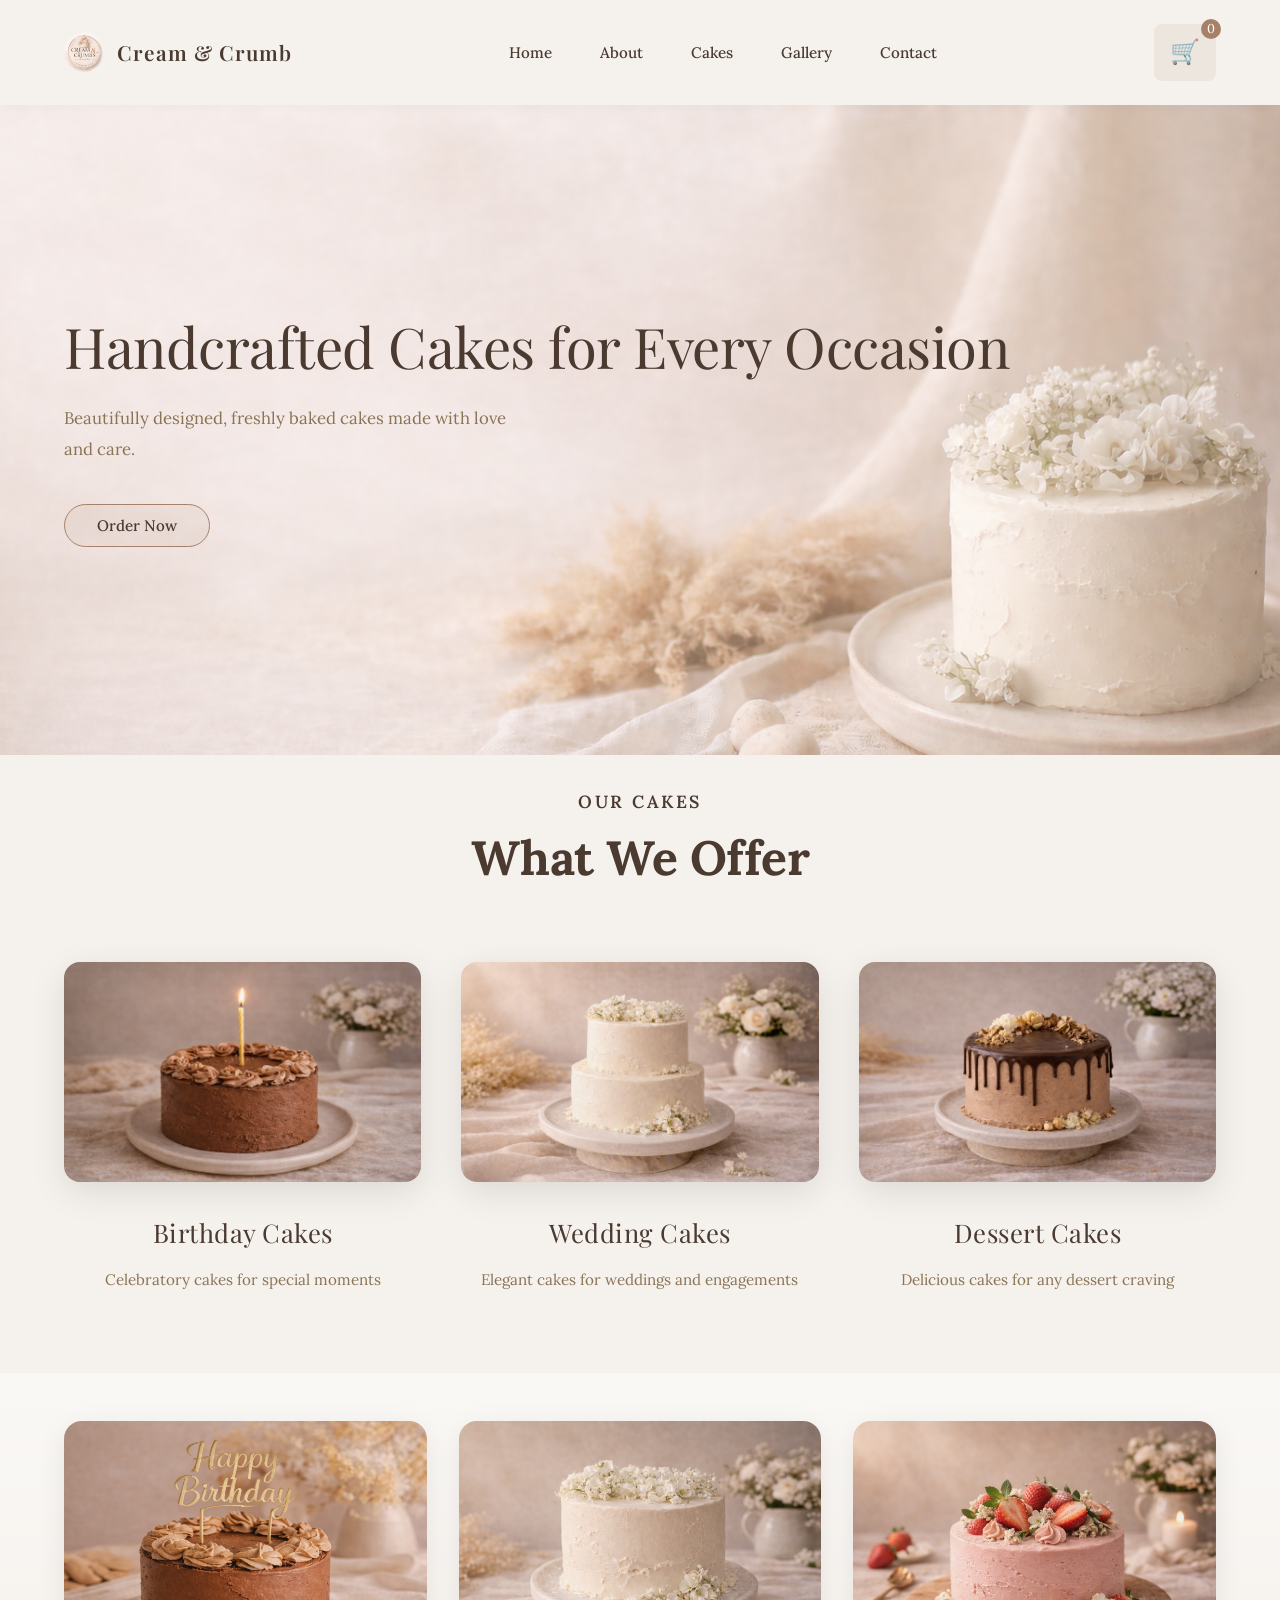
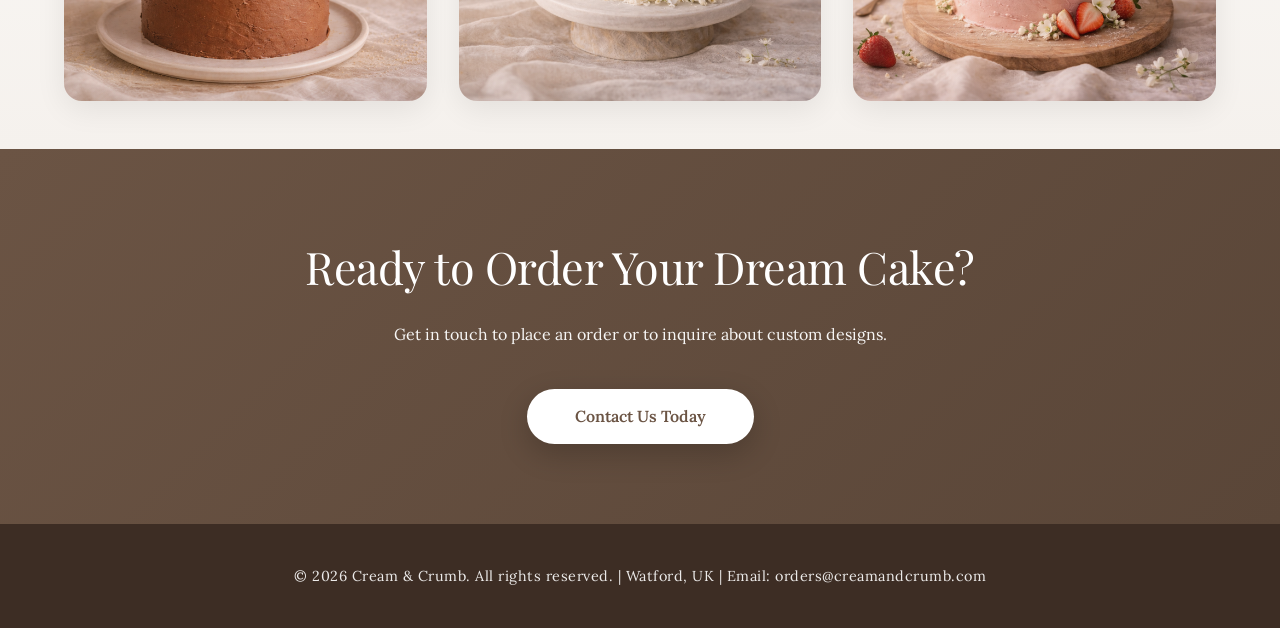
<file: index.html>
<!DOCTYPE html>
<html lang="en">
<head>
    <meta charset="UTF-8">
    <meta name="viewport" content="width=device-width, initial-scale=1.0">
    <meta name="google-site-verification" content="Wt_a8xVDLSLV4cUSHxJjsamjH52MtLSLDgCEspl3Pmw" />
    <title>Cream & Crumb - Handcrafted Cakes for Every Occasion</title>
    <link href="https://fonts.googleapis.com/css2?family=Playfair+Display:wght@400;500;700&family=Lora:wght@400;500&display=swap" rel="stylesheet">
    <link rel="icon" href="cake-logo.png" type="image/png">
    <link rel="stylesheet" href="style.css">
</head>
<body>
    <!-- NAVIGATION -->
    <nav>
        <div class="logo">
            <div class="logo-icon">
              <img src="cake-logo.png" alt="Logo">
        </div>
            <span>Cream & Crumb</span>
        </div>
        <ul class="nav-links">
            <li><a href="#home">Home</a></li>
            <li><a href="#about">About</a></li>
            <li><a href="#cakes">Cakes</a></li>
            <li><a href="#gallery">Gallery</a></li>
            <li><a href="#contact">Contact</a></li>
        </ul>
        <div class="cart-icon" onclick="toggleCart()">
            🛒 <span id="cart-count">0</span>
        </div>
    </nav>
    
      <!-- HERO SECTION WITH BACKGROUND -->
    <section class="hero" id="home">
        <div class="hero-content">
            <h1>Handcrafted Cakes for Every Occasion</h1>
            <p>Beautifully designed, freshly baked cakes made with love and care.</p>
            <button class="order-btn" onclick="document.getElementById('order-section').scrollIntoView()">Order Now</button>
        </div>
    </section>


    <!-- OFFERS SECTION -->
    <section class="offers-section" id="cakes">
    <div class="section-header">
        <div class="section-label">Our Cakes</div>
        <h2>What We Offer</h2>
    </div>
    
    <div class="offers-grid">
        <a href="birthday-cakes.html" style="text-decoration: none; color: inherit;">
           <div class="offer-card">
             <div class="offer-image">
              <img src="birthday-cake.png" alt="Birthday Cakes">
             </div>
             <h3>Birthday Cakes</h3>
             <p>Celebratory cakes for special moments</p>
           </div>
        </a>
        
        <a href="wedding-cakes.html" style="text-decoration: none; color: inherit;">
           <div class="offer-card">
             <div class="offer-image">
                <img src="wedding-cake.png" alt="Wedding Cakes">
               </div>
              <h3>Wedding Cakes</h3>
              <p>Elegant cakes for weddings and engagements</p>
             </div>
        </a>
        
        <a href="dessert-cakes.html" style="text-decoration: none; color: inherit;">
            <div class="offer-card">
             <div class="offer-image">
               <img src="dessert-cake.png" alt="Dessert Cakes">
             </div>
             <h3>Dessert Cakes</h3>
             <p>Delicious cakes for any dessert craving</p>
            </div>
         </a>
    </div>
</section>

    <!-- SHOWCASE SECTION -->
    <section class="showcase" id="gallery">
        <div class="showcase-card">
            <img src="cake1.png" alt="Birthday Cake">
        </div>
        <div class="showcase-card">
            <img src="cake2.png" alt="White Cake">
        </div>
        <div class="showcase-card">
            <img src="cake3.png" alt="Pink Cake">
        </div>
    </section>

    
    <!-- CTA SECTION -->
    <section class="cta-section" id="order-section">
        <h2>Ready to Order Your Dream Cake?</h2>
        <p>Get in touch to place an order or to inquire about custom designs.</p>
        <button class="cta-btn" onclick="alert('Contact form coming soon! Email: orders@cream&crumb.com')">Contact Us Today</button>
    </section>

<!-- FOOTER -->
    <footer id="contact">
        <p>&copy; 2026 Cream & Crumb. All rights reserved. | Watford, UK | Email: orders@creamandcrumb.com</p>
    </footer>

    <!-- SHOPPING CART MODAL -->
    <div id="cart-modal" class="cart-modal">
        <div class="cart-modal-content">
            <div class="cart-modal-header">
                <h2>Shopping Cart</h2>
                <button onclick="toggleCart()" class="close-btn">&times;</button>
            </div>
            <div id="cart-items" class="cart-items">
                <p style="text-align: center; color: #999;">Your cart is empty</p>
            </div>
            <div class="cart-modal-footer">
                <div class="cart-total">
                    <strong>Total: £<span id="cart-total">0.00</span></strong>
                </div>
                <button onclick="checkoutWhatsApp()" class="checkout-btn">Checkout via WhatsApp</button>
            </div>
        </div>
    </div>

<!-- NOTIFICATION POP-UP -->
    <div id="notification" class="notification">
        <span id="notification-text">✅ Added to Cart!</span>
    </div>

    <script src="script.js"></script>
    
</body>
</html>
</file>
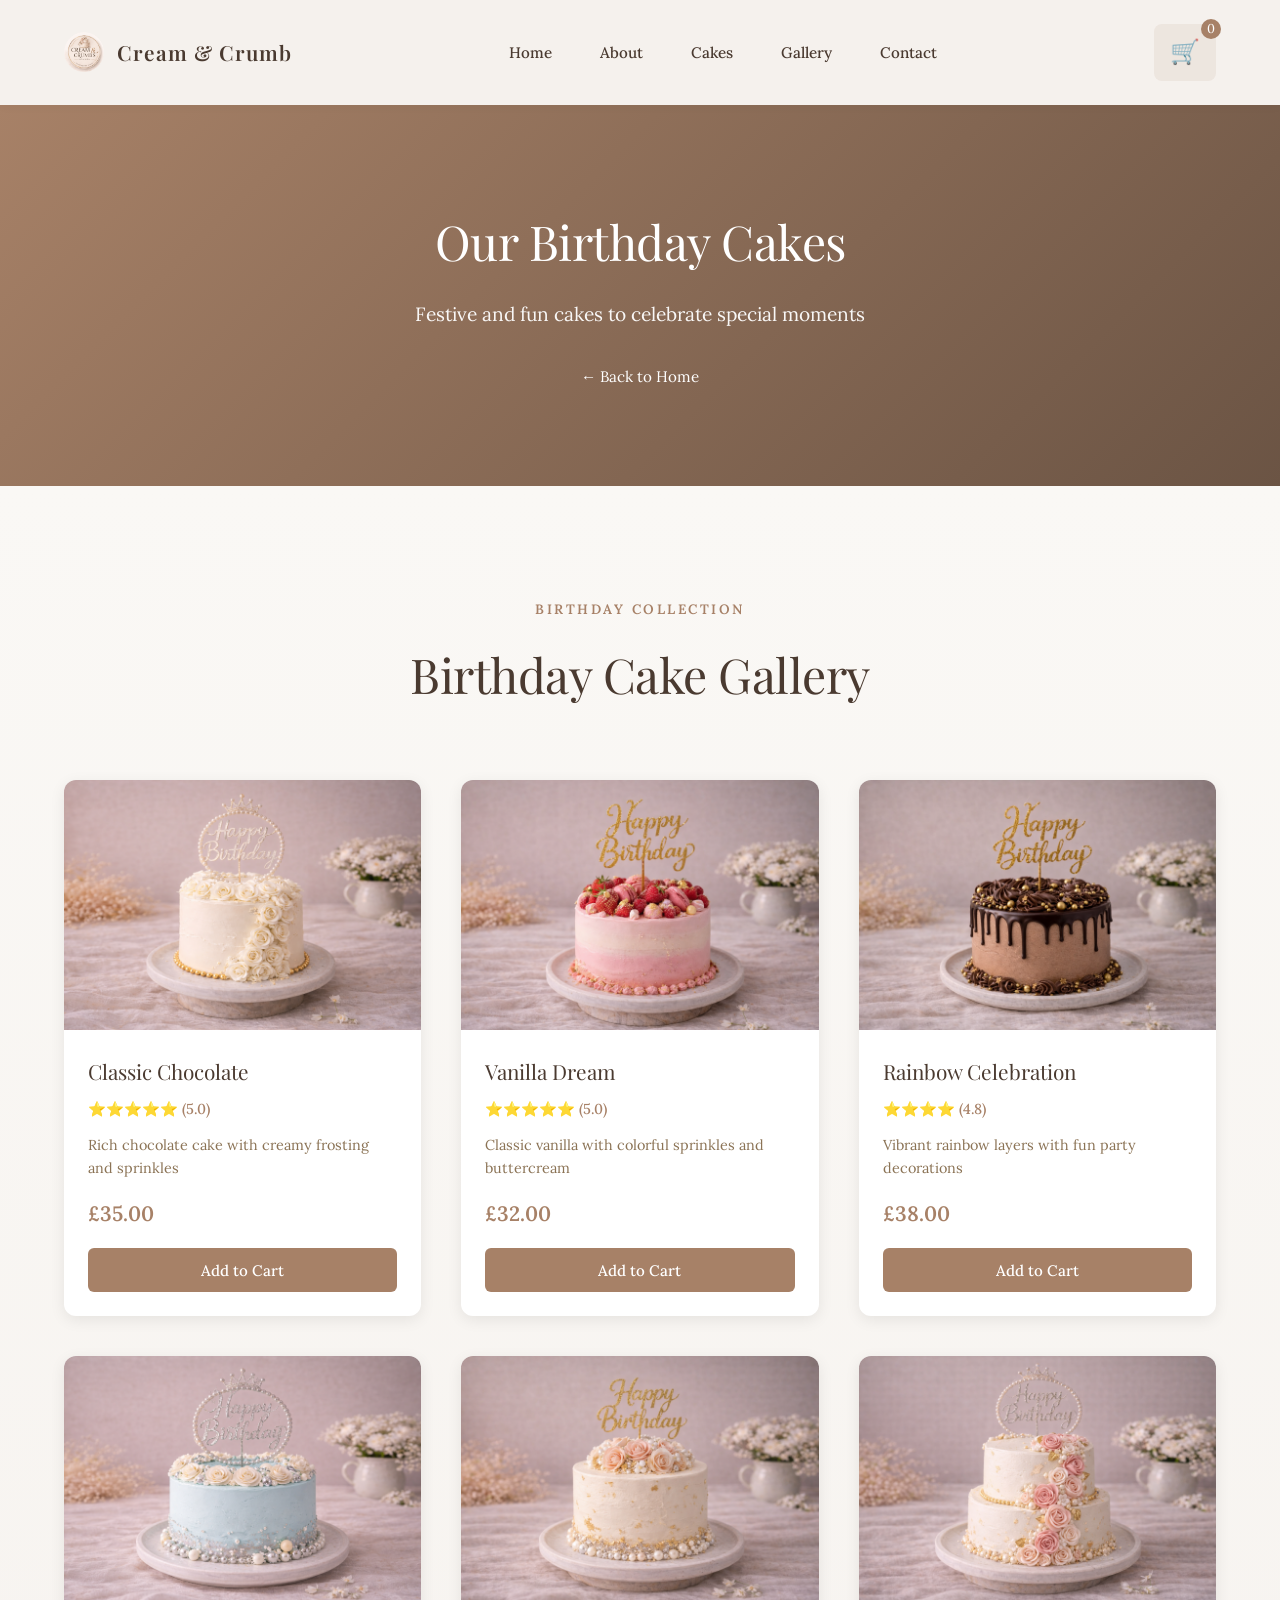
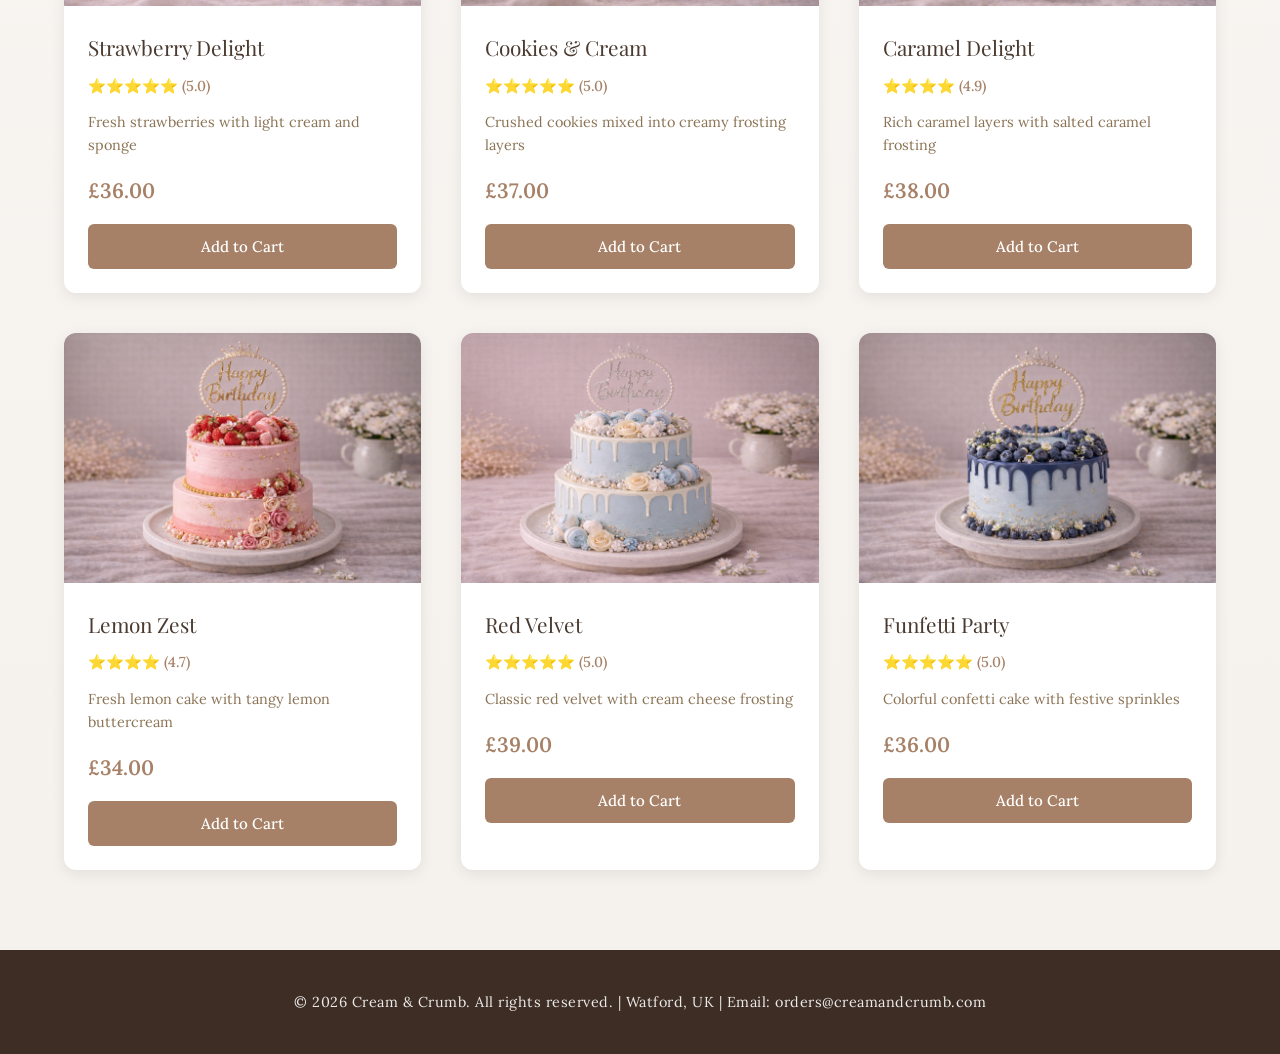
<file: birthday-cakes.html>
<!DOCTYPE html>
<html lang="en">
<head>
    <meta charset="UTF-8">
    <meta name="viewport" content="width=device-width, initial-scale=1.0">
    <title>Cream & Crumb - Birthday Cakes</title>
    <link href="https://fonts.googleapis.com/css2?family=Playfair+Display:wght@400;500;700&family=Lora:wght@400;500&display=swap" rel="stylesheet">
    <link rel="stylesheet" href="style.css">
</head>
<body>
    <!-- NAVIGATION -->
    <nav>
        <div class="logo">
            <div class="logo-icon">
              <img src="cake-logo.png" alt="Logo">
            </div>
            <span>Cream & Crumb</span>
        </div>
        <ul class="nav-links">
            <li><a href="index.html#home">Home</a></li>
            <li><a href="index.html#about">About</a></li>
            <li><a href="index.html#cakes">Cakes</a></li>
            <li><a href="index.html#gallery">Gallery</a></li>
            <li><a href="index.html#contact">Contact</a></li>
        </ul>
        <div class="cart-icon" onclick="toggleCart()">
            🛒 <span id="cart-count">0</span>
        </div>
    </nav>

    <!-- HERO SECTION -->
    <section class="hero-subpage">
        <div class="hero-subpage-content">
            <h1>Our Birthday Cakes</h1>
            <p>Festive and fun cakes to celebrate special moments</p>
            <a href="index.html" class="back-link">← Back to Home</a>
        </div>
    </section>

    <!-- GALLERY SECTION -->
    <section class="cake-gallery">
        <div class="section-header">
            <div class="section-label">Birthday Collection</div>
            <h2>Birthday Cake Gallery</h2>
        </div>

        <div class="cake-grid">
            <!-- Cake 1 -->
            <div class="cake-card">
                <div class="cake-image">
                    <img src="birthday-1.png" alt="Classic Chocolate Birthday Cake">
                </div>
                <div class="cake-info">
                    <h3>Classic Chocolate</h3>
                    <div class="rating">⭐⭐⭐⭐⭐ (5.0)</div>
                    <p class="description">Rich chocolate cake with creamy frosting and sprinkles</p>
                    <p class="price">£35.00</p>
                    <button class="add-to-cart-btn" onclick="addToCart('Classic Chocolate', 35.00)">Add to Cart</button>
                </div>
            </div>

            <!-- Cake 2 -->
            <div class="cake-card">
                <div class="cake-image">
                    <img src="birthday-2.png" alt="Vanilla Dream Birthday Cake">
                </div>
                <div class="cake-info">
                    <h3>Vanilla Dream</h3>
                    <div class="rating">⭐⭐⭐⭐⭐ (5.0)</div>
                    <p class="description">Classic vanilla with colorful sprinkles and buttercream</p>
                    <p class="price">£32.00</p>
                    <button class="add-to-cart-btn" onclick="addToCart('Vanilla Dream', 32.00)">Add to Cart</button>
                </div>
            </div>

            <!-- Cake 3 -->
            <div class="cake-card">
                <div class="cake-image">
                    <img src="birthday-3.png" alt="Rainbow Celebration Birthday Cake">
                </div>
                <div class="cake-info">
                    <h3>Rainbow Celebration</h3>
                    <div class="rating">⭐⭐⭐⭐ (4.8)</div>
                    <p class="description">Vibrant rainbow layers with fun party decorations</p>
                    <p class="price">£38.00</p>
                    <button class="add-to-cart-btn" onclick="addToCart('Rainbow Celebration', 38.00)">Add to Cart</button>
                </div>
            </div>

            <!-- Cake 4 -->
            <div class="cake-card">
                <div class="cake-image">
                    <img src="birthday-4.png" alt="Strawberry Delight Birthday Cake">
                </div>
                <div class="cake-info">
                    <h3>Strawberry Delight</h3>
                    <div class="rating">⭐⭐⭐⭐⭐ (5.0)</div>
                    <p class="description">Fresh strawberries with light cream and sponge</p>
                    <p class="price">£36.00</p>
                    <button class="add-to-cart-btn" onclick="addToCart('Strawberry Delight', 36.00)">Add to Cart</button>
                </div>
            </div>

            <!-- Cake 5 -->
            <div class="cake-card">
                <div class="cake-image">
                    <img src="birthday-5.png" alt="Cookies & Cream Birthday Cake">
                </div>
                <div class="cake-info">
                    <h3>Cookies & Cream</h3>
                    <div class="rating">⭐⭐⭐⭐⭐ (5.0)</div>
                    <p class="description">Crushed cookies mixed into creamy frosting layers</p>
                    <p class="price">£37.00</p>
                    <button class="add-to-cart-btn" onclick="addToCart('Cookies & Cream', 37.00)">Add to Cart</button>
                </div>
            </div>

            <!-- Cake 6 -->
            <div class="cake-card">
                <div class="cake-image">
                    <img src="birthday-6.png" alt="Caramel Delight Birthday Cake">
                </div>
                <div class="cake-info">
                    <h3>Caramel Delight</h3>
                    <div class="rating">⭐⭐⭐⭐ (4.9)</div>
                    <p class="description">Rich caramel layers with salted caramel frosting</p>
                    <p class="price">£38.00</p>
                    <button class="add-to-cart-btn" onclick="addToCart('Caramel Delight', 38.00)">Add to Cart</button>
                </div>
            </div>

            <!-- Cake 7 -->
            <div class="cake-card">
                <div class="cake-image">
                    <img src="birthday-7.png" alt="Lemon Zest Birthday Cake">
                </div>
                <div class="cake-info">
                    <h3>Lemon Zest</h3>
                    <div class="rating">⭐⭐⭐⭐ (4.7)</div>
                    <p class="description">Fresh lemon cake with tangy lemon buttercream</p>
                    <p class="price">£34.00</p>
                    <button class="add-to-cart-btn" onclick="addToCart('Lemon Zest', 34.00)">Add to Cart</button>
                </div>
            </div>

            <!-- Cake 8 -->
            <div class="cake-card">
                <div class="cake-image">
                    <img src="birthday-8.png" alt="Red Velvet Birthday Cake">
                </div>
                <div class="cake-info">
                    <h3>Red Velvet</h3>
                    <div class="rating">⭐⭐⭐⭐⭐ (5.0)</div>
                    <p class="description">Classic red velvet with cream cheese frosting</p>
                    <p class="price">£39.00</p>
                    <button class="add-to-cart-btn" onclick="addToCart('Red Velvet', 39.00)">Add to Cart</button>
                </div>
            </div>

            <!-- Cake 9 -->
            <div class="cake-card">
                <div class="cake-image">
                    <img src="birthday-9.png" alt="Funfetti Party Birthday Cake">
                </div>
                <div class="cake-info">
                    <h3>Funfetti Party</h3>
                    <div class="rating">⭐⭐⭐⭐⭐ (5.0)</div>
                    <p class="description">Colorful confetti cake with festive sprinkles</p>
                    <p class="price">£36.00</p>
                    <button class="add-to-cart-btn" onclick="addToCart('Funfetti Party', 36.00)">Add to Cart</button>
                </div>
            </div>
        </div>
    </section>

    <!-- FOOTER -->
    <footer id="contact">
        <p>&copy; 2026 Cream & Crumb. All rights reserved. | Watford, UK | Email: orders@creamandcrumb.com</p>
    </footer>

    <!-- SHOPPING CART MODAL -->
    <div id="cart-modal" class="cart-modal">
        <div class="cart-modal-content">
            <div class="cart-modal-header">
                <h2>Shopping Cart</h2>
                <button onclick="toggleCart()" class="close-btn">&times;</button>
            </div>
            <div id="cart-items" class="cart-items">
                <p style="text-align: center; color: #999;">Your cart is empty</p>
            </div>
            <div class="cart-modal-footer">
                <div class="cart-total">
                    <strong>Total: £<span id="cart-total">0.00</span></strong>
                </div>
                <button onclick="checkoutWhatsApp()" class="checkout-btn">Checkout via WhatsApp</button>
            </div>
        </div>
    </div>

    <script src="script.js"></script>

    <!-- NOTIFICATION POP-UP -->
    <div id="notification" class="notification">
        <span id="notification-text">✅ Added to Cart!</span>
    </div>

    <script src="script.js"></script>

    
</body>
</html>
</file>
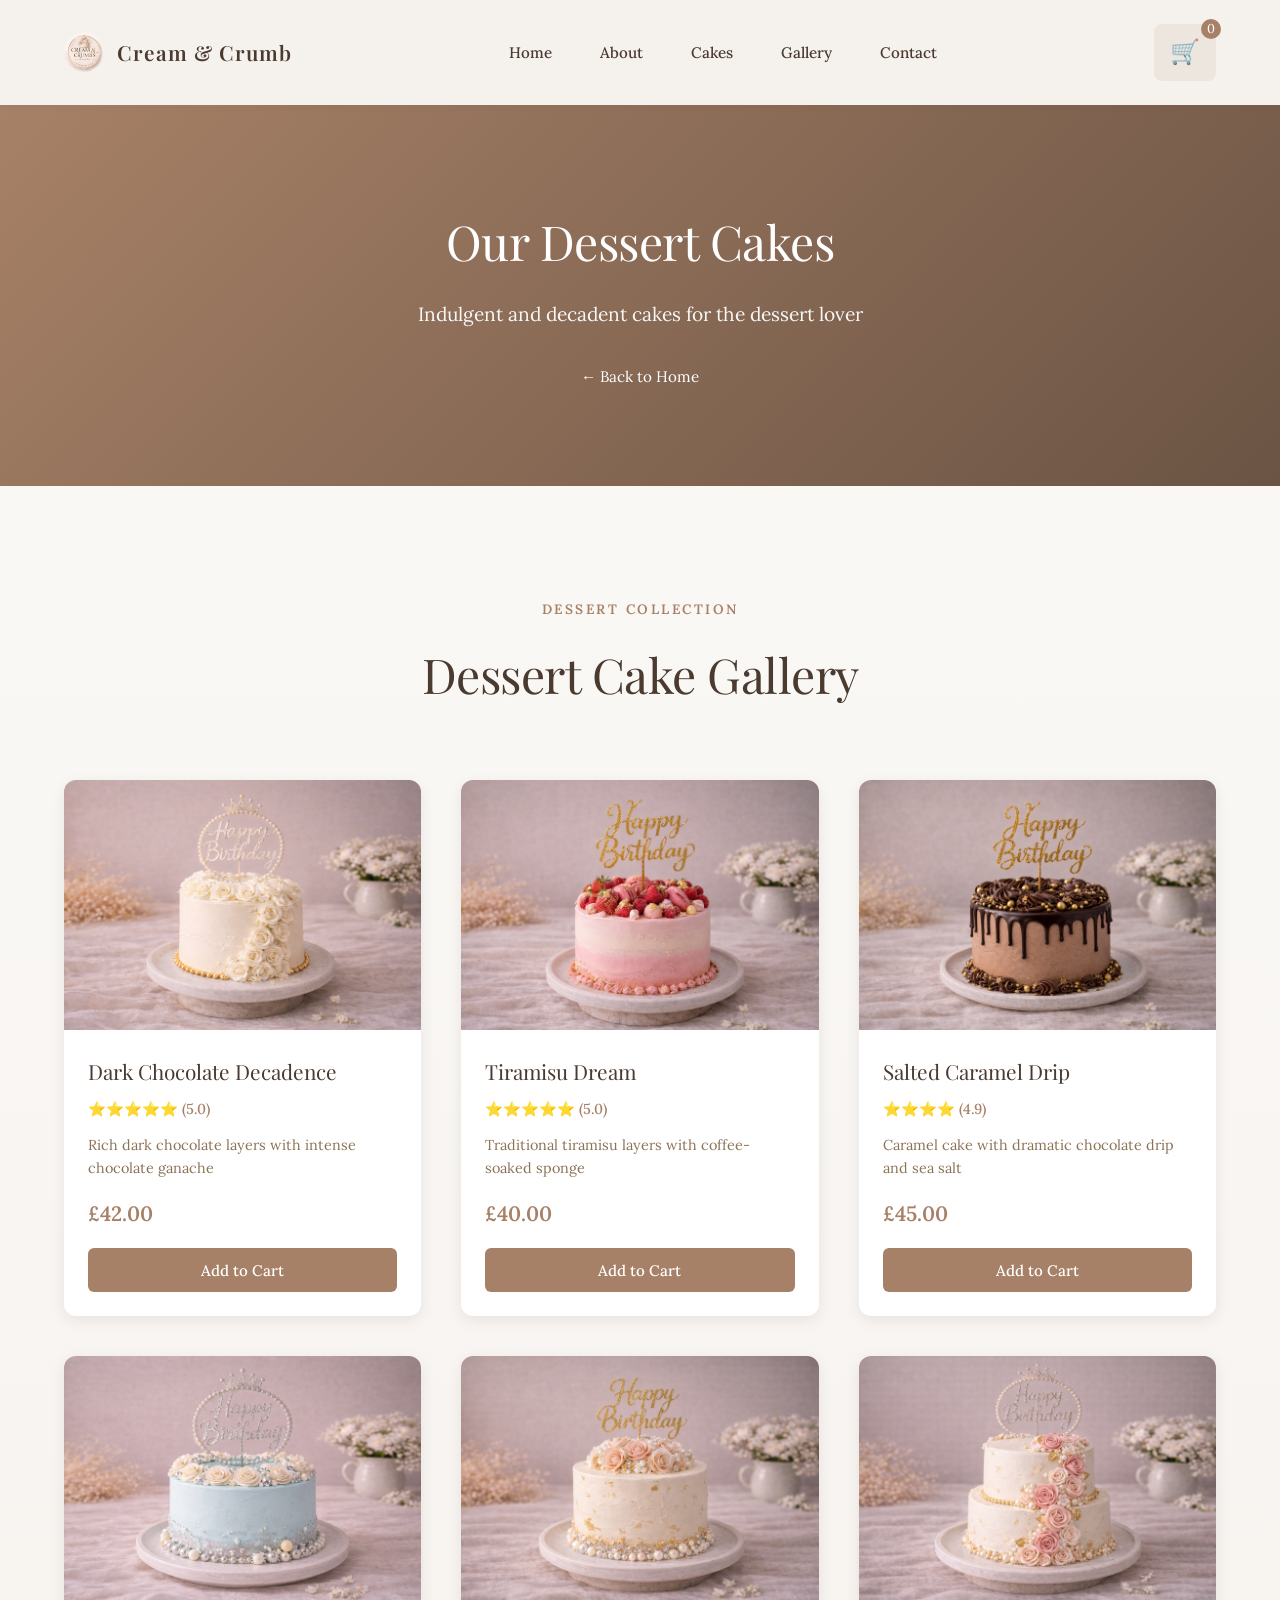
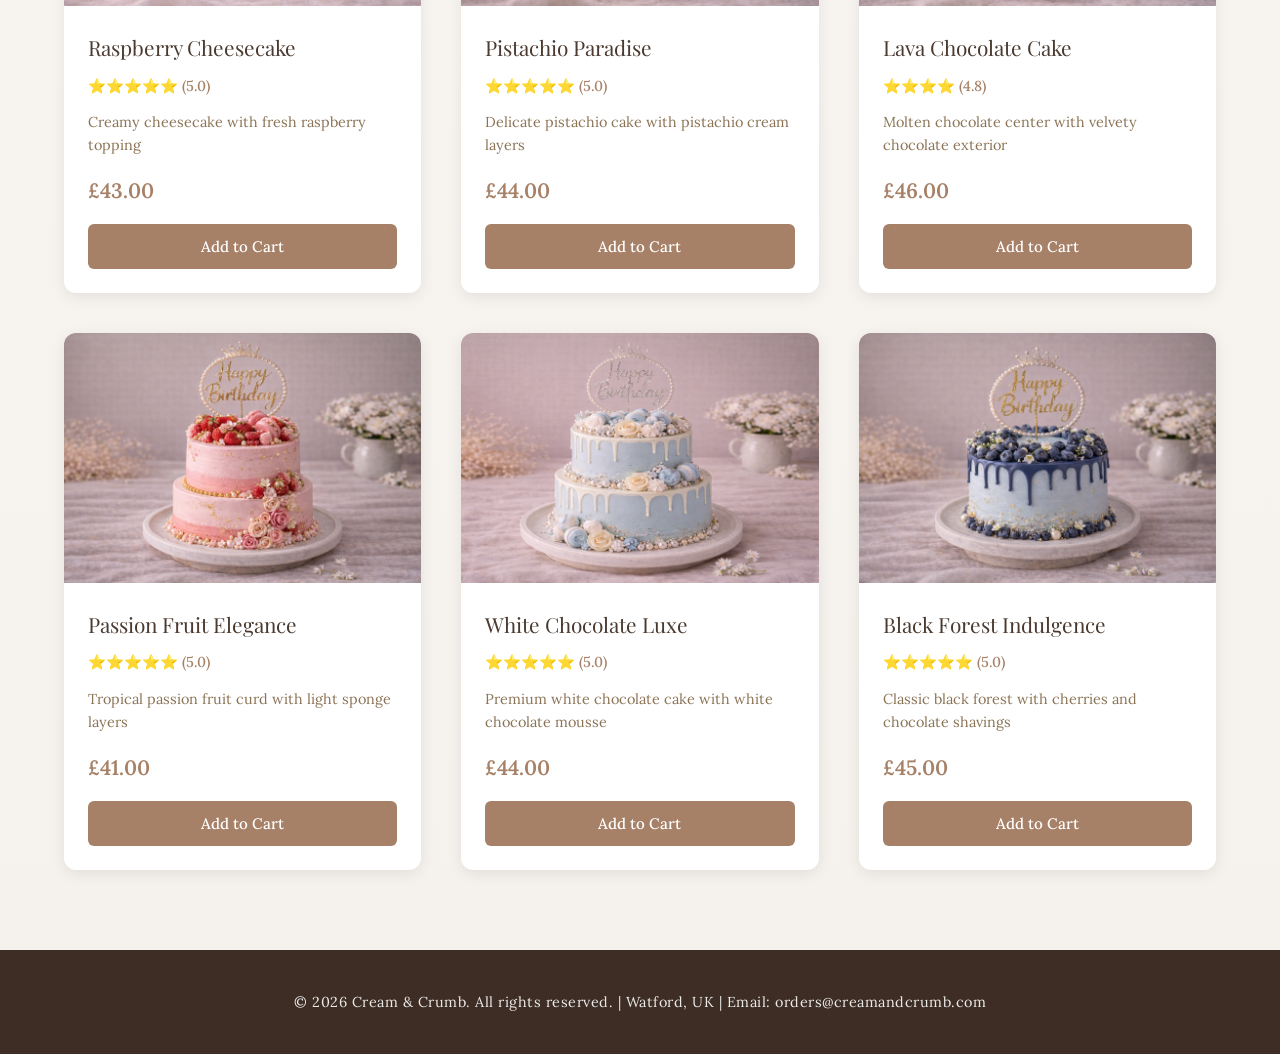
<file: dessert-cakes.html>
<!DOCTYPE html>
<html lang="en">
<head>
    <meta charset="UTF-8">
    <meta name="viewport" content="width=device-width, initial-scale=1.0">
    <title>Cream & Crumb - Dessert Cakes</title>
    <link href="https://fonts.googleapis.com/css2?family=Playfair+Display:wght@400;500;700&family=Lora:wght@400;500&display=swap" rel="stylesheet">
    <link rel="stylesheet" href="style.css">
</head>
<body>
    <!-- NAVIGATION -->
    <nav>
        <div class="logo">
            <div class="logo-icon">
              <img src="cake-logo.png" alt="Logo">
            </div>
            <span>Cream & Crumb</span>
        </div>
        <ul class="nav-links">
            <li><a href="index.html#home">Home</a></li>
            <li><a href="index.html#about">About</a></li>
            <li><a href="index.html#cakes">Cakes</a></li>
            <li><a href="index.html#gallery">Gallery</a></li>
            <li><a href="index.html#contact">Contact</a></li>
        </ul>
        <div class="cart-icon" onclick="toggleCart()">
            🛒 <span id="cart-count">0</span>
        </div>
    </nav>

    <!-- HERO SECTION -->
    <section class="hero-subpage">
        <div class="hero-subpage-content">
            <h1>Our Dessert Cakes</h1>
            <p>Indulgent and decadent cakes for the dessert lover</p>
            <a href="index.html" class="back-link">← Back to Home</a>
        </div>
    </section>

    <!-- GALLERY SECTION -->
    <section class="cake-gallery">
        <div class="section-header">
            <div class="section-label">Dessert Collection</div>
            <h2>Dessert Cake Gallery</h2>
        </div>

        <div class="cake-grid">
            <!-- Cake 1 -->
            <div class="cake-card">
                <div class="cake-image">
                    <img src="birthday-1.png" alt="Dark Chocolate Decadence">
                </div>
                <div class="cake-info">
                    <h3>Dark Chocolate Decadence</h3>
                    <div class="rating">⭐⭐⭐⭐⭐ (5.0)</div>
                    <p class="description">Rich dark chocolate layers with intense chocolate ganache</p>
                    <p class="price">£42.00</p>
                    <button class="add-to-cart-btn" onclick="addToCart('Dark Chocolate Decadence', 42.00)">Add to Cart</button>
                </div>
            </div>

            <!-- Cake 2 -->
            <div class="cake-card">
                <div class="cake-image">
                    <img src="birthday-2.png" alt="Tiramisu Dream">
                </div>
                <div class="cake-info">
                    <h3>Tiramisu Dream</h3>
                    <div class="rating">⭐⭐⭐⭐⭐ (5.0)</div>
                    <p class="description">Traditional tiramisu layers with coffee-soaked sponge</p>
                    <p class="price">£40.00</p>
                    <button class="add-to-cart-btn" onclick="addToCart('Tiramisu Dream', 40.00)">Add to Cart</button>
                </div>
            </div>

            <!-- Cake 3 -->
            <div class="cake-card">
                <div class="cake-image">
                    <img src="birthday-3.png" alt="Salted Caramel Drip">
                </div>
                <div class="cake-info">
                    <h3>Salted Caramel Drip</h3>
                    <div class="rating">⭐⭐⭐⭐ (4.9)</div>
                    <p class="description">Caramel cake with dramatic chocolate drip and sea salt</p>
                    <p class="price">£45.00</p>
                    <button class="add-to-cart-btn" onclick="addToCart('Salted Caramel Drip', 45.00)">Add to Cart</button>
                </div>
            </div>

            <!-- Cake 4 -->
            <div class="cake-card">
                <div class="cake-image">
                    <img src="birthday-4.png" alt="Raspberry Cheesecake">
                </div>
                <div class="cake-info">
                    <h3>Raspberry Cheesecake</h3>
                    <div class="rating">⭐⭐⭐⭐⭐ (5.0)</div>
                    <p class="description">Creamy cheesecake with fresh raspberry topping</p>
                    <p class="price">£43.00</p>
                    <button class="add-to-cart-btn" onclick="addToCart('Raspberry Cheesecake', 43.00)">Add to Cart</button>
                </div>
            </div>

            <!-- Cake 5 -->
            <div class="cake-card">
                <div class="cake-image">
                    <img src="birthday-5.png" alt="Pistachio Paradise">
                </div>
                <div class="cake-info">
                    <h3>Pistachio Paradise</h3>
                    <div class="rating">⭐⭐⭐⭐⭐ (5.0)</div>
                    <p class="description">Delicate pistachio cake with pistachio cream layers</p>
                    <p class="price">£44.00</p>
                    <button class="add-to-cart-btn" onclick="addToCart('Pistachio Paradise', 44.00)">Add to Cart</button>
                </div>
            </div>

            <!-- Cake 6 -->
            <div class="cake-card">
                <div class="cake-image">
                    <img src="birthday-6.png" alt="Lava Chocolate Cake">
                </div>
                <div class="cake-info">
                    <h3>Lava Chocolate Cake</h3>
                    <div class="rating">⭐⭐⭐⭐ (4.8)</div>
                    <p class="description">Molten chocolate center with velvety chocolate exterior</p>
                    <p class="price">£46.00</p>
                    <button class="add-to-cart-btn" onclick="addToCart('Lava Chocolate Cake', 46.00)">Add to Cart</button>
                </div>
            </div>

            <!-- Cake 7 -->
            <div class="cake-card">
                <div class="cake-image">
                    <img src="birthday-7.png" alt="Passion Fruit Elegance">
                </div>
                <div class="cake-info">
                    <h3>Passion Fruit Elegance</h3>
                    <div class="rating">⭐⭐⭐⭐⭐ (5.0)</div>
                    <p class="description">Tropical passion fruit curd with light sponge layers</p>
                    <p class="price">£41.00</p>
                    <button class="add-to-cart-btn" onclick="addToCart('Passion Fruit Elegance', 41.00)">Add to Cart</button>
                </div>
            </div>

            <!-- Cake 8 -->
            <div class="cake-card">
                <div class="cake-image">
                    <img src="birthday-8.png" alt="White Chocolate Luxe">
                </div>
                <div class="cake-info">
                    <h3>White Chocolate Luxe</h3>
                    <div class="rating">⭐⭐⭐⭐⭐ (5.0)</div>
                    <p class="description">Premium white chocolate cake with white chocolate mousse</p>
                    <p class="price">£44.00</p>
                    <button class="add-to-cart-btn" onclick="addToCart('White Chocolate Luxe', 44.00)">Add to Cart</button>
                </div>
            </div>

            <!-- Cake 9 -->
            <div class="cake-card">
                <div class="cake-image">
                    <img src="birthday-9.png" alt="Black Forest Indulgence">
                </div>
                <div class="cake-info">
                    <h3>Black Forest Indulgence</h3>
                    <div class="rating">⭐⭐⭐⭐⭐ (5.0)</div>
                    <p class="description">Classic black forest with cherries and chocolate shavings</p>
                    <p class="price">£45.00</p>
                    <button class="add-to-cart-btn" onclick="addToCart('Black Forest Indulgence', 45.00)">Add to Cart</button>
                </div>
            </div>
        </div>
    </section>

    <!-- FOOTER -->
    <footer id="contact">
        <p>&copy; 2026 Cream & Crumb. All rights reserved. | Watford, UK | Email: orders@creamandcrumb.com</p>
    </footer>

    <!-- SHOPPING CART MODAL -->
    <div id="cart-modal" class="cart-modal">
        <div class="cart-modal-content">
            <div class="cart-modal-header">
                <h2>Shopping Cart</h2>
                <button onclick="toggleCart()" class="close-btn">&times;</button>
            </div>
            <div id="cart-items" class="cart-items">
                <p style="text-align: center; color: #999;">Your cart is empty</p>
            </div>
            <div class="cart-modal-footer">
                <div class="cart-total">
                    <strong>Total: £<span id="cart-total">0.00</span></strong>
                </div>
                <button onclick="checkoutWhatsApp()" class="checkout-btn">Checkout via WhatsApp</button>
            </div>
        </div>
    </div>

    <script src="script.js"></script>

    <!-- NOTIFICATION POP-UP -->
    <div id="notification" class="notification">
        <span id="notification-text">✅ Added to Cart!</span>
    </div>

    <script src="script.js"></script>

    
</body>
</html>
</file>
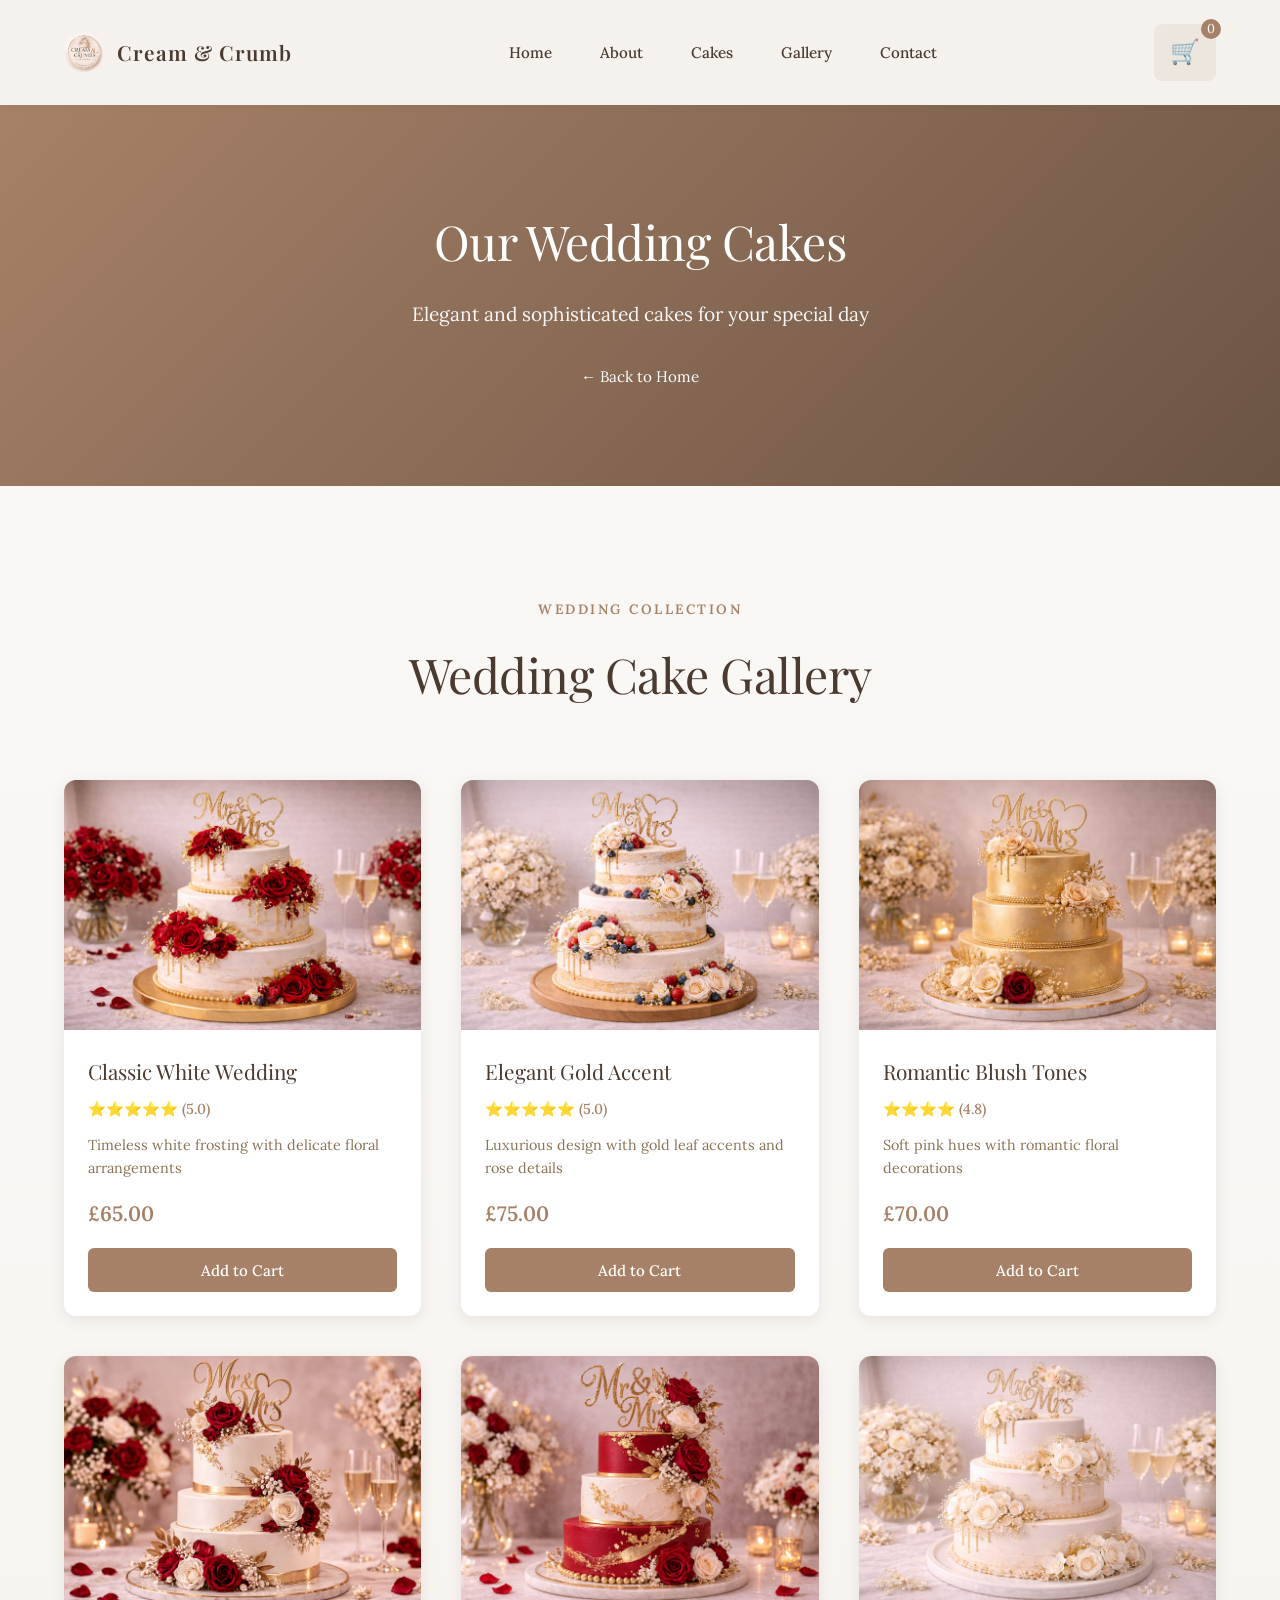
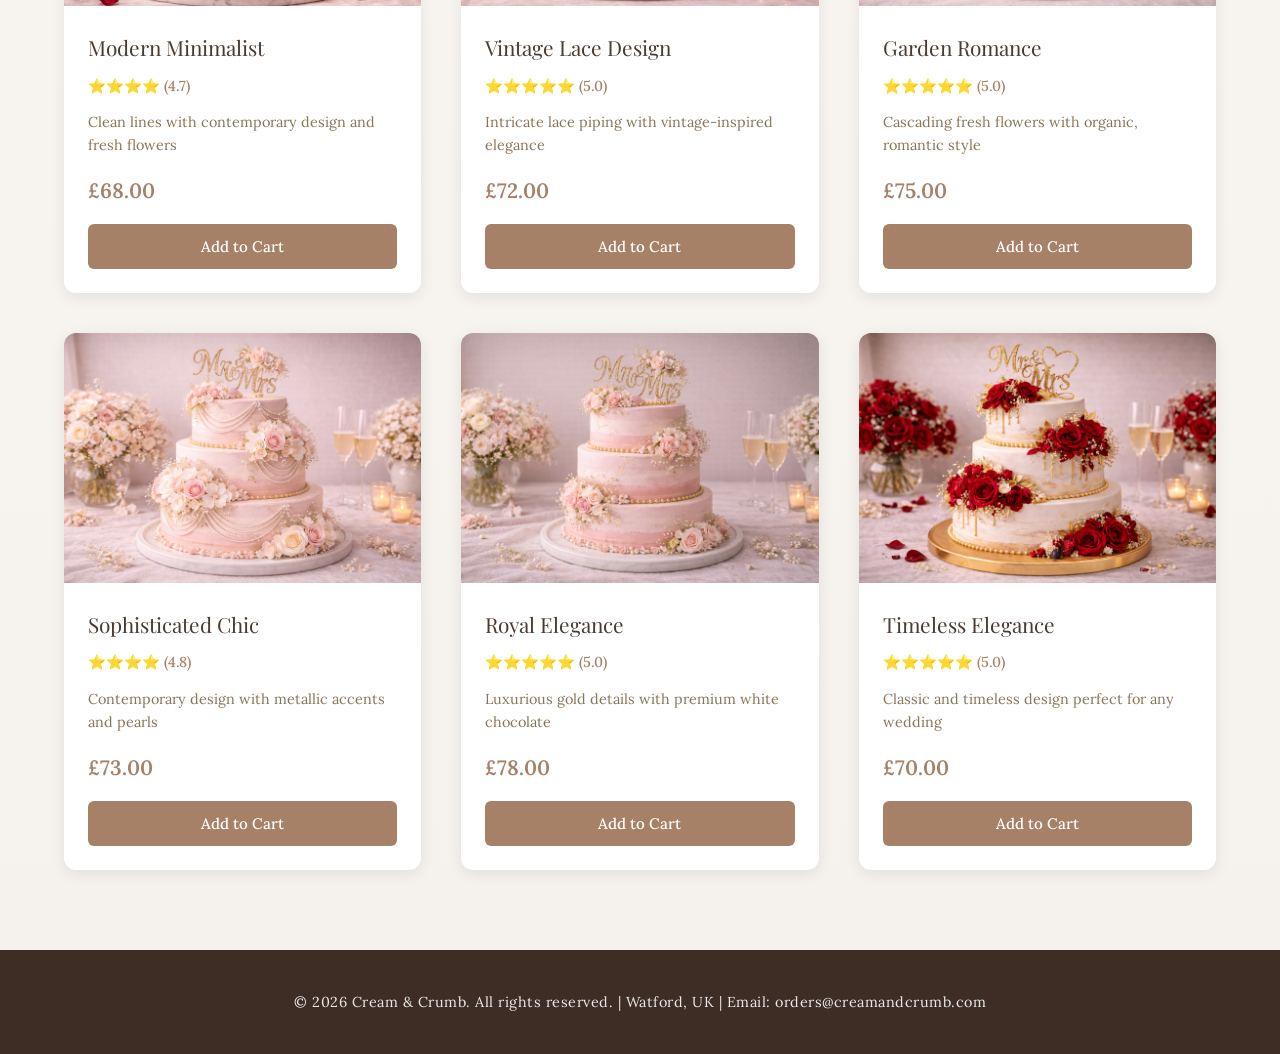
<file: wedding-cakes.html>
<!DOCTYPE html>
<html lang="en">
<head>
    <meta charset="UTF-8">
    <meta name="viewport" content="width=device-width, initial-scale=1.0">
    <title>Cream & Crumb - Wedding Cakes</title>
    <link href="https://fonts.googleapis.com/css2?family=Playfair+Display:wght@400;500;700&family=Lora:wght@400;500&display=swap" rel="stylesheet">
    <link rel="stylesheet" href="style.css">
</head>
<body>
    <!-- NAVIGATION -->
    <nav>
        <div class="logo">
            <div class="logo-icon">
              <img src="cake-logo.png" alt="Logo">
            </div>
            <span>Cream & Crumb</span>
        </div>
        <ul class="nav-links">
            <li><a href="index.html#home">Home</a></li>
            <li><a href="index.html#about">About</a></li>
            <li><a href="index.html#cakes">Cakes</a></li>
            <li><a href="index.html#gallery">Gallery</a></li>
            <li><a href="index.html#contact">Contact</a></li>
        </ul>
        <div class="cart-icon" onclick="toggleCart()">
            🛒 <span id="cart-count">0</span>
        </div>
    </nav>

    <!-- HERO SECTION -->
    <section class="hero-subpage">
        <div class="hero-subpage-content">
            <h1>Our Wedding Cakes</h1>
            <p>Elegant and sophisticated cakes for your special day</p>
            <a href="index.html" class="back-link">← Back to Home</a>
        </div>
    </section>

    <!-- GALLERY SECTION -->
    <section class="cake-gallery">
        <div class="section-header">
            <div class="section-label">Wedding Collection</div>
            <h2>Wedding Cake Gallery</h2>
        </div>

        <div class="cake-grid">
            <!-- Cake 1 -->
            <div class="cake-card">
                <div class="cake-image">
                    <img src="wedding-1.png" alt="Classic White Wedding Cake">
                </div>
                <div class="cake-info">
                    <h3>Classic White Wedding</h3>
                    <div class="rating">⭐⭐⭐⭐⭐ (5.0)</div>
                    <p class="description">Timeless white frosting with delicate floral arrangements</p>
                    <p class="price">£65.00</p>
                    <button class="add-to-cart-btn" onclick="addToCart('Classic White Wedding', 65.00)">Add to Cart</button>
                </div>
            </div>

            <!-- Cake 2 -->
            <div class="cake-card">
                <div class="cake-image">
                    <img src="wedding-2.png" alt="Elegant Gold Wedding Cake">
                </div>
                <div class="cake-info">
                    <h3>Elegant Gold Accent</h3>
                    <div class="rating">⭐⭐⭐⭐⭐ (5.0)</div>
                    <p class="description">Luxurious design with gold leaf accents and rose details</p>
                    <p class="price">£75.00</p>
                    <button class="add-to-cart-btn" onclick="addToCart('Elegant Gold Accent', 75.00)">Add to Cart</button>
                </div>
            </div>

            <!-- Cake 3 -->
            <div class="cake-card">
                <div class="cake-image">
                    <img src="wedding-3.png" alt="Romantic Blush Wedding Cake">
                </div>
                <div class="cake-info">
                    <h3>Romantic Blush Tones</h3>
                    <div class="rating">⭐⭐⭐⭐ (4.8)</div>
                    <p class="description">Soft pink hues with romantic floral decorations</p>
                    <p class="price">£70.00</p>
                    <button class="add-to-cart-btn" onclick="addToCart('Romantic Blush Tones', 70.00)">Add to Cart</button>
                </div>
            </div>

            <!-- Cake 4 -->
            <div class="cake-card">
                <div class="cake-image">
                    <img src="wedding-4.png" alt="Modern Minimalist Wedding Cake">
                </div>
                <div class="cake-info">
                    <h3>Modern Minimalist</h3>
                    <div class="rating">⭐⭐⭐⭐ (4.7)</div>
                    <p class="description">Clean lines with contemporary design and fresh flowers</p>
                    <p class="price">£68.00</p>
                    <button class="add-to-cart-btn" onclick="addToCart('Modern Minimalist', 68.00)">Add to Cart</button>
                </div>
            </div>

            <!-- Cake 5 -->
            <div class="cake-card">
                <div class="cake-image">
                    <img src="wedding-5.png" alt="Vintage Lace Wedding Cake">
                </div>
                <div class="cake-info">
                    <h3>Vintage Lace Design</h3>
                    <div class="rating">⭐⭐⭐⭐⭐ (5.0)</div>
                    <p class="description">Intricate lace piping with vintage-inspired elegance</p>
                    <p class="price">£72.00</p>
                    <button class="add-to-cart-btn" onclick="addToCart('Vintage Lace Design', 72.00)">Add to Cart</button>
                </div>
            </div>

            <!-- Cake 6 -->
            <div class="cake-card">
                <div class="cake-image">
                    <img src="wedding-6.png" alt="Garden Romance Wedding Cake">
                </div>
                <div class="cake-info">
                    <h3>Garden Romance</h3>
                    <div class="rating">⭐⭐⭐⭐⭐ (5.0)</div>
                    <p class="description">Cascading fresh flowers with organic, romantic style</p>
                    <p class="price">£75.00</p>
                    <button class="add-to-cart-btn" onclick="addToCart('Garden Romance', 75.00)">Add to Cart</button>
                </div>
            </div>

            <!-- Cake 7 -->
            <div class="cake-card">
                <div class="cake-image">
                    <img src="wedding-7.png" alt="Sophisticated Chic Wedding Cake">
                </div>
                <div class="cake-info">
                    <h3>Sophisticated Chic</h3>
                    <div class="rating">⭐⭐⭐⭐ (4.8)</div>
                    <p class="description">Contemporary design with metallic accents and pearls</p>
                    <p class="price">£73.00</p>
                    <button class="add-to-cart-btn" onclick="addToCart('Sophisticated Chic', 73.00)">Add to Cart</button>
                </div>
            </div>

            <!-- Cake 8 -->
            <div class="cake-card">
                <div class="cake-image">
                    <img src="wedding-8.png" alt="Royal Elegance Wedding Cake">
                </div>
                <div class="cake-info">
                    <h3>Royal Elegance</h3>
                    <div class="rating">⭐⭐⭐⭐⭐ (5.0)</div>
                    <p class="description">Luxurious gold details with premium white chocolate</p>
                    <p class="price">£78.00</p>
                    <button class="add-to-cart-btn" onclick="addToCart('Royal Elegance', 78.00)">Add to Cart</button>
                </div>
            </div>

            <!-- Cake 9 -->
            <div class="cake-card">
                <div class="cake-image">
                    <img src="wedding-1.png" alt="Timeless Elegance Wedding Cake">
                </div>
                <div class="cake-info">
                    <h3>Timeless Elegance</h3>
                    <div class="rating">⭐⭐⭐⭐⭐ (5.0)</div>
                    <p class="description">Classic and timeless design perfect for any wedding</p>
                    <p class="price">£70.00</p>
                    <button class="add-to-cart-btn" onclick="addToCart('Timeless Elegance', 70.00)">Add to Cart</button>
                </div>
            </div>
        </div>
    </section>

    <!-- FOOTER -->
    <footer id="contact">
        <p>&copy; 2026 Cream & Crumb. All rights reserved. | Watford, UK | Email: orders@creamandcrumb.com</p>
    </footer>

    <!-- SHOPPING CART MODAL -->
    <div id="cart-modal" class="cart-modal">
        <div class="cart-modal-content">
            <div class="cart-modal-header">
                <h2>Shopping Cart</h2>
                <button onclick="toggleCart()" class="close-btn">&times;</button>
            </div>
            <div id="cart-items" class="cart-items">
                <p style="text-align: center; color: #999;">Your cart is empty</p>
            </div>
            <div class="cart-modal-footer">
                <div class="cart-total">
                    <strong>Total: £<span id="cart-total">0.00</span></strong>
                </div>
                <button onclick="checkoutWhatsApp()" class="checkout-btn">Checkout via WhatsApp</button>
            </div>
        </div>
    </div>

    <script src="script.js"></script>

    <!-- NOTIFICATION POP-UP -->
    <div id="notification" class="notification">
        <span id="notification-text">✅ Added to Cart!</span>
    </div>

    <script src="script.js"></script>

    
</body>
</html>
</file>
<file: style.css>
/* ═══════════════════════════════════════════════════════════════════ */
/* CREAM & CRUMB WEBSITE - CSS STYLING */
/* ═══════════════════════════════════════════════════════════════════ */

/* COLORS - EASY TO CUSTOMIZE */
:root {
    --cream: #f5f1ed;
    --light-cream: #faf8f5;
    --beige: #e8e3dd;
    --warm-brown: #a78167;
    --dark-brown: #6b5444;
    --dark-text: #4a3a30;
    --light-text: #8b7355;
    --gold: #d4af7a;
}

/* RESET DEFAULT STYLES */
* {
    margin: 0;
    padding: 0;
    box-sizing: border-box;
}

/* ═══════════════════════════════════════════════════════════════════ */
/* BODY & GENERAL STYLING */
/* ═══════════════════════════════════════════════════════════════════ */

body {
    font-family: 'Lora', serif;
    background-color: var(--cream);
    color: var(--dark-text);
    line-height: 1.7;
    overflow-x: hidden;
}

html {
    scroll-behavior: smooth;
}

/* ═══════════════════════════════════════════════════════════════════ */
/* NAVIGATION BAR */
/* ═══════════════════════════════════════════════════════════════════ */

nav {
    display: flex;
    justify-content: space-between;
    align-items: center;
    padding: 1.5rem 5%;
    background-color: var(--cream);
    position: sticky;
    top: 0;
    z-index: 1000;
    box-shadow: 0 2px 10px rgba(0, 0, 0, 0.03);
}

.logo {
    display: flex;
    align-items: center;
    gap: 0.8rem;
    font-size: 1.3rem;
    font-weight: 600;
    color: var(--dark-text);
    font-family: 'Playfair Display', serif;
    letter-spacing: 1px;
}

.logo-icon {
    width: 40px;
    height: 40px;
    border-radius: 8px;
    display: flex;
    align-items: center;
    justify-content: center;
    overflow: hidden;
}

.logo-icon img {
    width: 100%;
    height: 100%;
    object-fit: cover;
}

.nav-links {
    display: flex;
    list-style: none;
    gap: 3rem;
    align-items: center;
}

.nav-links a {
    text-decoration: none;
    color: var(--dark-text);
    font-size: 0.95rem;
    transition: all 0.3s ease;
    position: relative;
    font-weight: 500;
}

.nav-links a:hover {
    color: var(--warm-brown);
}

.nav-links a::after {
    content: '';
    position: absolute;
    bottom: -8px;
    left: 0;
    width: 0;
    height: 2px;
    background: linear-gradient(90deg, var(--warm-brown), var(--gold));
    transition: width 0.3s ease;
}

.nav-links a:hover::after {
    width: 100%;
}

.order-btn {
    background-color: rgba(165, 129, 103, 0.08);
    border: 1.5px solid var(--warm-brown);
    padding: 0.7rem 2rem;
    border-radius: 30px;
    color: var(--dark-text);
    cursor: pointer;
    font-family: 'Lora', serif;
    font-size: 0.95rem;
    font-weight: 500;
    transition: all 0.3s ease;
}

.order-btn:hover {
    background-color: var(--warm-brown);
    color: white;
    transform: translateY(-2px);
}

.cart-icon {
    cursor: pointer;
    font-size: 1.5rem;
    padding: 0.5rem 1rem;
    border-radius: 8px;
    transition: all 0.3s ease;
    background-color: rgba(165, 129, 103, 0.1);
    position: relative;
}

.cart-icon:hover {
    background-color: rgba(165, 129, 103, 0.2);
    transform: scale(1.1);
}

#cart-count {
    font-size: 0.8rem;
    position: absolute;
    top: -5px;
    right: -5px;
    background-color: var(--warm-brown);
    color: white;
    border-radius: 50%;
    width: 20px;
    height: 20px;
    display: flex;
    align-items: center;
    justify-content: center;
}

/* ═══════════════════════════════════════════════════════════════════ */
/* HERO SECTION */
/* ═══════════════════════════════════════════════════════════════════ */

.hero {
    display: grid;
    grid-template-columns: 1fr;
    align-items: center;
    gap: 4rem;
    padding: 4rem 5%;
    min-height: 650px;
    background-image: url('cake-background.png');
    background-size: cover;
    background-position: center;
    background-attachment: fixed;
    position: relative;
    z-index: 1;
}

.hero::before {
    content: '';
    position: absolute;
    top: 0;
    left: 0;
    right: 0;
    bottom: 0;
    background: linear-gradient(135deg, rgba(245, 241, 237, 0.3) 0%, rgba(250, 248, 245, 0.2) 100%);
    z-index: -1;
}

.hero-content {
    animation: slideInLeft 0.8s ease forwards;
    position: relative;
    z-index: 2;
}

.hero-content h1 {
    font-family: 'Playfair Display', serif;
    font-size: 3.5rem;
    font-weight: 400;
    line-height: 1.2;
    margin-bottom: 1.5rem;
    color: var(--dark-text);
    letter-spacing: -0.5px;
}

.hero-content p {
    font-size: 1.05rem;
    color: var(--light-text);
    margin-bottom: 2.5rem;
    max-width: 450px;
    line-height: 1.8;
}

@keyframes slideInLeft {
    from {
        opacity: 0;
        transform: translateX(-50px);
    }
    to {
        opacity: 1;
        transform: translateX(0);
    }
}

@keyframes slideInRight {
    from {
        opacity: 0;
        transform: translateX(50px);
    }
    to {
        opacity: 1;
        transform: translateX(0);
    }
}

/* ═══════════════════════════════════════════════════════════════════ */
/* SHOWCASE SECTION */
/* ═══════════════════════════════════════════════════════════════════ */

.showcase {
    display: grid;
    grid-template-columns: repeat(3, 1fr);
    gap: 2rem;
    padding: 3rem 5%;
    background: linear-gradient(180deg, var(--light-cream) 0%, var(--cream) 100%);
}

.showcase-card {
    height: 280px;
    border-radius: 18px;
    overflow: hidden;
    cursor: pointer;
    transition: all 0.4s ease;
    position: relative;
    box-shadow: 0 8px 30px rgba(0, 0, 0, 0.08);
    transform-origin: center;
}

.showcase-card img {
    width: 100%;
    height: 100%;
    object-fit: cover;
    object-position: centre;
    transition: transform 0.4s ease;
}

.showcase-card:hover {
    transform: translateY(-15px);
    box-shadow: 0 20px 50px rgba(0, 0, 0, 0.15);
}

.showcase-card:hover img {
    transform: scale(1.08);
}

.showcase-card::after {
    content: '';
    position: absolute;
    top: 0;
    left: 0;
    right: 0;
    bottom: 0;
    background: linear-gradient(135deg, rgba(212, 175, 122, 0.15) 0%, rgba(0, 0, 0, 0.05) 100%);
    pointer-events: none;
}

/* ═══════════════════════════════════════════════════════════════════ */
/* OFFERS SECTION */
/* ═══════════════════════════════════════════════════════════════════ */

.offers-section {
    padding: 0rem 5% 5rem 5%;  ← No top padding!
    background: linear-gradient(180deg, var(--light-cream) 0%, var(--cream) 100%);
}

.section-header {
    text-align: center;
    margin-bottom: 4rem;
    animation: fadeInDown 0.8s ease forwards;
}

.section-label {
    font-size: 1.1rem;  ← BIGGER FONT!
    color: var(--warm-brown);
    text-transform: uppercase;
    letter-spacing: 2.5px;
    margin-top: 2rem;  ← SPACE ABOVE!
    margin-bottom: 0.8rem;
    font-weight: 600;
}

.section-header h2 {
    font-size: 3rem;  ← KEEP SAME
    font-weight: 400;
    color: var(--dark-text);
    letter-spacing: -0.5px;
}

@keyframes fadeInDown {
    from {
        opacity: 0;
        transform: translateY(-30px);
    }
    to {
        opacity: 1;
        transform: translateY(0);
    }
}

.offers-grid {
    display: grid;
    grid-template-columns: repeat(3, 1fr);
    gap: 2.5rem;
}

.offer-card {
    text-align: center;
    animation: fadeInUp 0.8s ease forwards;
    opacity: 0;
    transition: all 0.4s ease;
}

.offer-card:nth-child(1) { animation-delay: 0.2s; }
.offer-card:nth-child(2) { animation-delay: 0.3s; }
.offer-card:nth-child(3) { animation-delay: 0.4s; }

@keyframes fadeInUp {
    from {
        opacity: 0;
        transform: translateY(40px);
    }
    to {
        opacity: 1;
        transform: translateY(0);
    }
}

.offer-card:hover {
    transform: translateY(-10px);
}

.offer-image {
    height: 220px;
    border-radius: 16px;
    margin-bottom: 1.8rem;
    overflow: hidden;
    box-shadow: 0 10px 35px rgba(0, 0, 0, 0.1);
    transition: all 0.4s ease;
    position: relative;
}

.offer-image img {
    width: 100%;
    height: 100%;
    object-fit: cover;
    object-position: centre;
    transition: transform 0.4s ease;
}

.offer-card:hover .offer-image img {
    transform: scale(1.1);
}

.offer-image::after {
    content: '';
    position: absolute;
    top: 0;
    left: 0;
    right: 0;
    bottom: 0;
    background: linear-gradient(135deg, rgba(212, 175, 122, 0.1) 0%, rgba(0, 0, 0, 0.05) 100%);
    pointer-events: none;
}

.offer-card h3 {
    font-family: 'Playfair Display', serif;
    font-size: 1.6rem;
    margin-bottom: 0.8rem;
    color: var(--dark-text);
    font-weight: 400;
    letter-spacing: 0.5px;
}

.offer-card p {
    color: var(--light-text);
    font-size: 0.95rem;
    line-height: 1.7;
}

/* ═══════════════════════════════════════════════════════════════════ */
/* CTA (CALL TO ACTION) SECTION */
/* ═══════════════════════════════════════════════════════════════════ */

.cta-section {
    background: linear-gradient(135deg, var(--dark-brown) 0%, #5a4638 100%);
    color: white;
    padding: 5rem 5%;
    text-align: center;
}

.cta-section h2 {
    font-family: 'Playfair Display', serif;
    font-size: 2.8rem;
    margin-bottom: 1rem;
    font-weight: 400;
    letter-spacing: -0.5px;
}

.cta-section p {
    font-size: 1rem;
    margin-bottom: 2.5rem;
    opacity: 0.95;
    max-width: 600px;
    margin-left: auto;
    margin-right: auto;
}

.cta-btn {
    background-color: white;
    color: var(--dark-brown);
    border: none;
    padding: 1.1rem 3rem;
    border-radius: 30px;
    font-size: 1rem;
    font-family: 'Lora', serif;
    font-weight: 600;
    cursor: pointer;
    transition: all 0.3s ease;
    box-shadow: 0 10px 30px rgba(0, 0, 0, 0.2);
}

.cta-btn:hover {
    background-color: var(--gold);
    color: var(--dark-brown);
    transform: translateY(-3px);
    box-shadow: 0 15px 40px rgba(0, 0, 0, 0.3);
}

/* ═══════════════════════════════════════════════════════════════════ */
/* FOOTER */
/* ═══════════════════════════════════════════════════════════════════ */

footer {
    background-color: #3d2d24;
    color: rgba(255, 255, 255, 0.9);
    padding: 2.5rem 5%;
    text-align: center;
    font-size: 0.9rem;
    letter-spacing: 0.5px;
}

/* ═══════════════════════════════════════════════════════════════════ */
/* SHOPPING CART MODAL */
/* ═══════════════════════════════════════════════════════════════════ */

.cart-modal {
    display: none;
    position: fixed;
    top: 0;
    left: 0;
    right: 0;
    bottom: 0;
    background-color: rgba(0, 0, 0, 0.5);
    z-index: 2000;
    overflow-y: auto;
}

.cart-modal.active {
    display: flex;
    align-items: flex-start;
    justify-content: flex-end;
}

.cart-modal-content {
    background-color: white;
    width: 100%;
    max-width: 400px;
    height: 100vh;
    display: flex;
    flex-direction: column;
    box-shadow: -2px 0 10px rgba(0, 0, 0, 0.2);
}

.cart-modal-header {
    padding: 2rem;
    border-bottom: 1px solid var(--beige);
    display: flex;
    justify-content: space-between;
    align-items: center;
}

.cart-modal-header h2 {
    margin: 0;
    font-size: 1.5rem;
    color: var(--dark-text);
    font-family: 'Playfair Display', serif;
}

.close-btn {
    background: none;
    border: none;
    font-size: 2rem;
    cursor: pointer;
    color: var(--warm-brown);
    transition: all 0.3s ease;
}

.close-btn:hover {
    color: var(--dark-brown);
}

.cart-items {
    flex: 1;
    padding: 2rem;
    overflow-y: auto;
    background-color: var(--light-cream);
}

.cart-item {
    display: flex;
    justify-content: space-between;
    align-items: center;
    padding: 1rem;
    background-color: white;
    border-radius: 8px;
    margin-bottom: 1rem;
    box-shadow: 0 2px 8px rgba(0, 0, 0, 0.05);
}

.cart-item-info h4 {
    margin: 0 0 0.5rem 0;
    color: var(--dark-text);
    font-family: 'Playfair Display', serif;
}

.cart-item-info p {
    margin: 0;
    color: var(--light-text);
    font-size: 0.9rem;
}

.cart-item-price {
    font-weight: bold;
    color: var(--warm-brown);
    font-size: 1.1rem;
}

.remove-btn {
    background-color: var(--warm-brown);
    color: white;
    border: none;
    padding: 0.5rem 1rem;
    border-radius: 4px;
    cursor: pointer;
    font-size: 0.85rem;
    transition: all 0.3s ease;
    margin-left: 1rem;
}

.remove-btn:hover {
    background-color: var(--dark-brown);
    transform: translateY(-2px);
}

.cart-modal-footer {
    padding: 2rem;
    border-top: 1px solid var(--beige);
    background-color: var(--light-cream);
}

.cart-total {
    margin-bottom: 1.5rem;
    font-size: 1.2rem;
    color: var(--dark-text);
    text-align: right;
}

.checkout-btn {
    width: 100%;
    background-color: var(--warm-brown);
    color: white;
    border: none;
    padding: 1rem;
    border-radius: 8px;
    font-size: 1rem;
    font-weight: 600;
    cursor: pointer;
    transition: all 0.3s ease;
    font-family: 'Lora', serif;
}

.checkout-btn:hover {
    background-color: var(--dark-brown);
    transform: translateY(-2px);
    box-shadow: 0 5px 15px rgba(107, 84, 68, 0.3);
}

/* ═══════════════════════════════════════════════════════════════════ */
/* NOTIFICATION POP-UP */
/* ═══════════════════════════════════════════════════════════════════ */

.notification {
    position: fixed;
    bottom: 2rem;
    right: 2rem;
    background-color: var(--warm-brown);
    color: white;
    padding: 1rem 2rem;
    border-radius: 8px;
    box-shadow: 0 4px 12px rgba(0, 0, 0, 0.2);
    display: none;
    z-index: 3000;
    animation: slideInRight 0.4s ease forwards;
    font-weight: 500;
}

.notification.show {
    display: block;
}

@keyframes slideInRight {
    from {
        opacity: 0;
        transform: translateX(100px);
    }
    to {
        opacity: 1;
        transform: translateX(0);
    }
}

/* ═══════════════════════════════════════════════════════════════════ */
/* RESPONSIVE DESIGN - TABLETS & MOBILE */
/* ═══════════════════════════════════════════════════════════════════ */

@media (max-width: 1200px) {
    .hero-content h1 {
        font-size: 2.8rem;
    }

    .section-header h2 {
        font-size: 2.4rem;
    }

    .cta-section h2 {
        font-size: 2.2rem;
    }
}

@media (max-width: 1024px) {
    .hero {
        grid-template-columns: 1fr;
        gap: 2rem;
        min-height: auto;
        padding: 3rem 5%;
        background-attachment: scroll;
    }

    .hero-image {
        height: 400px;
    }

    .hero-content p {
        max-width: 450px;
    }

    .showcase,

    .nav-links {
        gap: 1.5rem;
    }
}

@media (max-width: 768px) {
    nav {
        flex-wrap: wrap;
        gap: 1rem;
    }

    .nav-links {
        gap: 1rem;
        font-size: 0.85rem;
        order: 3;
        width: 100%;
        margin-top: 1rem;
    }

    .hero {
    min-height: 450px;
    padding: 2rem 5%;
    background-size: cover;
    background-position: center right;
    background-attachment: scroll;
    }

    .hero-content h1 {
        font-size: 2rem;
    }

    .hero-content p {
        font-size: 0.95rem;
        max-width: 280px;
    }

    .showcase,
    .offers-grid {
        grid-template-columns: 1fr;
    }

    .section-header h2 {
        font-size: 2rem;
    }

    .cta-section h2 {
        font-size: 1.6rem;
    }

    .offers-section,
    .cta-section {
        padding: 3rem 5%;
    }
}

/* ═══════════════════════════════════════════════════════════════════ */
/* SUBPAGE HERO SECTION (for wedding, birthday, dessert pages) */
/* ═══════════════════════════════════════════════════════════════════ */

.hero-subpage {
    background: linear-gradient(135deg, var(--warm-brown) 0%, var(--dark-brown) 100%);
    color: white;
    padding: 6rem 5%;
    text-align: center;
    min-height: 300px;
    display: flex;
    align-items: center;
    justify-content: center;
}

.hero-subpage-content {
    max-width: 600px;
}

.hero-subpage h1 {
    font-family: 'Playfair Display', serif;
    font-size: 3rem;
    font-weight: 400;
    margin-bottom: 1rem;
    letter-spacing: -0.5px;
}

.hero-subpage p {
    font-size: 1.2rem;
    margin-bottom: 2rem;
    opacity: 0.95;
}

.back-link {
    color: white;
    text-decoration: none;
    font-size: 0.95rem;
    transition: all 0.3s ease;
    display: inline-block;
}

.back-link:hover {
    opacity: 0.8;
    transform: translateX(-5px);
}

/* ═══════════════════════════════════════════════════════════════════ */
/* CAKE GALLERY SECTION */
/* ═══════════════════════════════════════════════════════════════════ */

.cake-gallery {
    padding: 5rem 5%;
    background: linear-gradient(180deg, var(--light-cream) 0%, var(--cream) 100%);
}

.cake-gallery .section-header {
    text-align: center;
    margin-bottom: 4rem;
    animation: fadeInDown 0.8s ease forwards;
}

.cake-gallery .section-label {
    font-size: 0.85rem;
    color: var(--warm-brown);
    text-transform: uppercase;
    letter-spacing: 2.5px;
    margin-bottom: 0.8rem;
    font-weight: 600;
}

.cake-gallery .section-header h2 {
    font-family: 'Playfair Display', serif;
    font-size: 3rem;
    font-weight: 400;
    color: var(--dark-text);
    letter-spacing: -0.5px;
}

/* ═══════════════════════════════════════════════════════════════════ */
/* CAKE GRID & CARDS */
/* ═══════════════════════════════════════════════════════════════════ */

.cake-grid {
    display: grid;
    grid-template-columns: repeat(3, 1fr);
    gap: 2.5rem;
}

.cake-card {
    background-color: white;
    border-radius: 12px;
    overflow: hidden;
    box-shadow: 0 4px 15px rgba(0, 0, 0, 0.08);
    transition: all 0.4s ease;
    animation: fadeInUp 0.6s ease forwards;
    opacity: 0;
}

.cake-card:nth-child(1) { animation-delay: 0.1s; }
.cake-card:nth-child(2) { animation-delay: 0.2s; }
.cake-card:nth-child(3) { animation-delay: 0.3s; }
.cake-card:nth-child(4) { animation-delay: 0.4s; }
.cake-card:nth-child(5) { animation-delay: 0.5s; }
.cake-card:nth-child(6) { animation-delay: 0.6s; }
.cake-card:nth-child(7) { animation-delay: 0.7s; }
.cake-card:nth-child(8) { animation-delay: 0.8s; }
.cake-card:nth-child(9) { animation-delay: 0.9s; }

.cake-card:hover {
    transform: translateY(-10px);
    box-shadow: 0 12px 30px rgba(0, 0, 0, 0.15);
}

.cake-image {
    height: 250px;
    overflow: hidden;
    background-color: var(--light-cream);
    position: relative;
}

.cake-image img {
    width: 100%;
    height: 100%;
    object-fit: cover;
    object-position: center;
    transition: transform 0.4s ease;
}

.cake-card:hover .cake-image img {
    transform: scale(1.05);
}

.cake-info {
    padding: 1.5rem;
}

.cake-info h3 {
    font-family: 'Playfair Display', serif;
    font-size: 1.3rem;
    color: var(--dark-text);
    margin-bottom: 0.5rem;
    font-weight: 400;
}

.rating {
    color: var(--warm-brown);
    font-size: 0.9rem;
    margin-bottom: 0.8rem;
    font-weight: 500;
}

.description {
    color: var(--light-text);
    font-size: 0.9rem;
    line-height: 1.6;
    margin-bottom: 1rem;
}

.price {
    font-size: 1.3rem;
    font-weight: 600;
    color: var(--warm-brown);
    margin-bottom: 1rem;
}

.add-to-cart-btn {
    width: 100%;
    background-color: var(--warm-brown);
    color: white;
    border: none;
    padding: 0.8rem 1rem;
    border-radius: 6px;
    font-size: 0.95rem;
    font-weight: 500;
    cursor: pointer;
    transition: all 0.3s ease;
    font-family: 'Lora', serif;
}

.add-to-cart-btn:hover {
    background-color: var(--dark-brown);
    transform: translateY(-2px);
    box-shadow: 0 4px 12px rgba(107, 84, 68, 0.3);
}

@media (max-width: 1024px) {
    .cake-grid {
        grid-template-columns: repeat(2, 1fr);
        gap: 1.5rem;
    }

    .hero-subpage h1 {
        font-size: 2.2rem;
    }
}

@media (max-width: 768px) {
    .cake-grid {
        grid-template-columns: 1fr;
    }

    .hero-subpage {
        padding: 3rem 5%;
        min-height: auto;
    }

    .hero-subpage h1 {
        font-size: 1.8rem;
    }

    .hero-subpage p {
        font-size: 1rem;
    }

    .cake-gallery {
        padding: 3rem 5%;
    }

    .cake-image {
        height: 200px;
    }

    .cake-gallery .section-header h2 {
        font-size: 2rem;
    }
}
</file>
